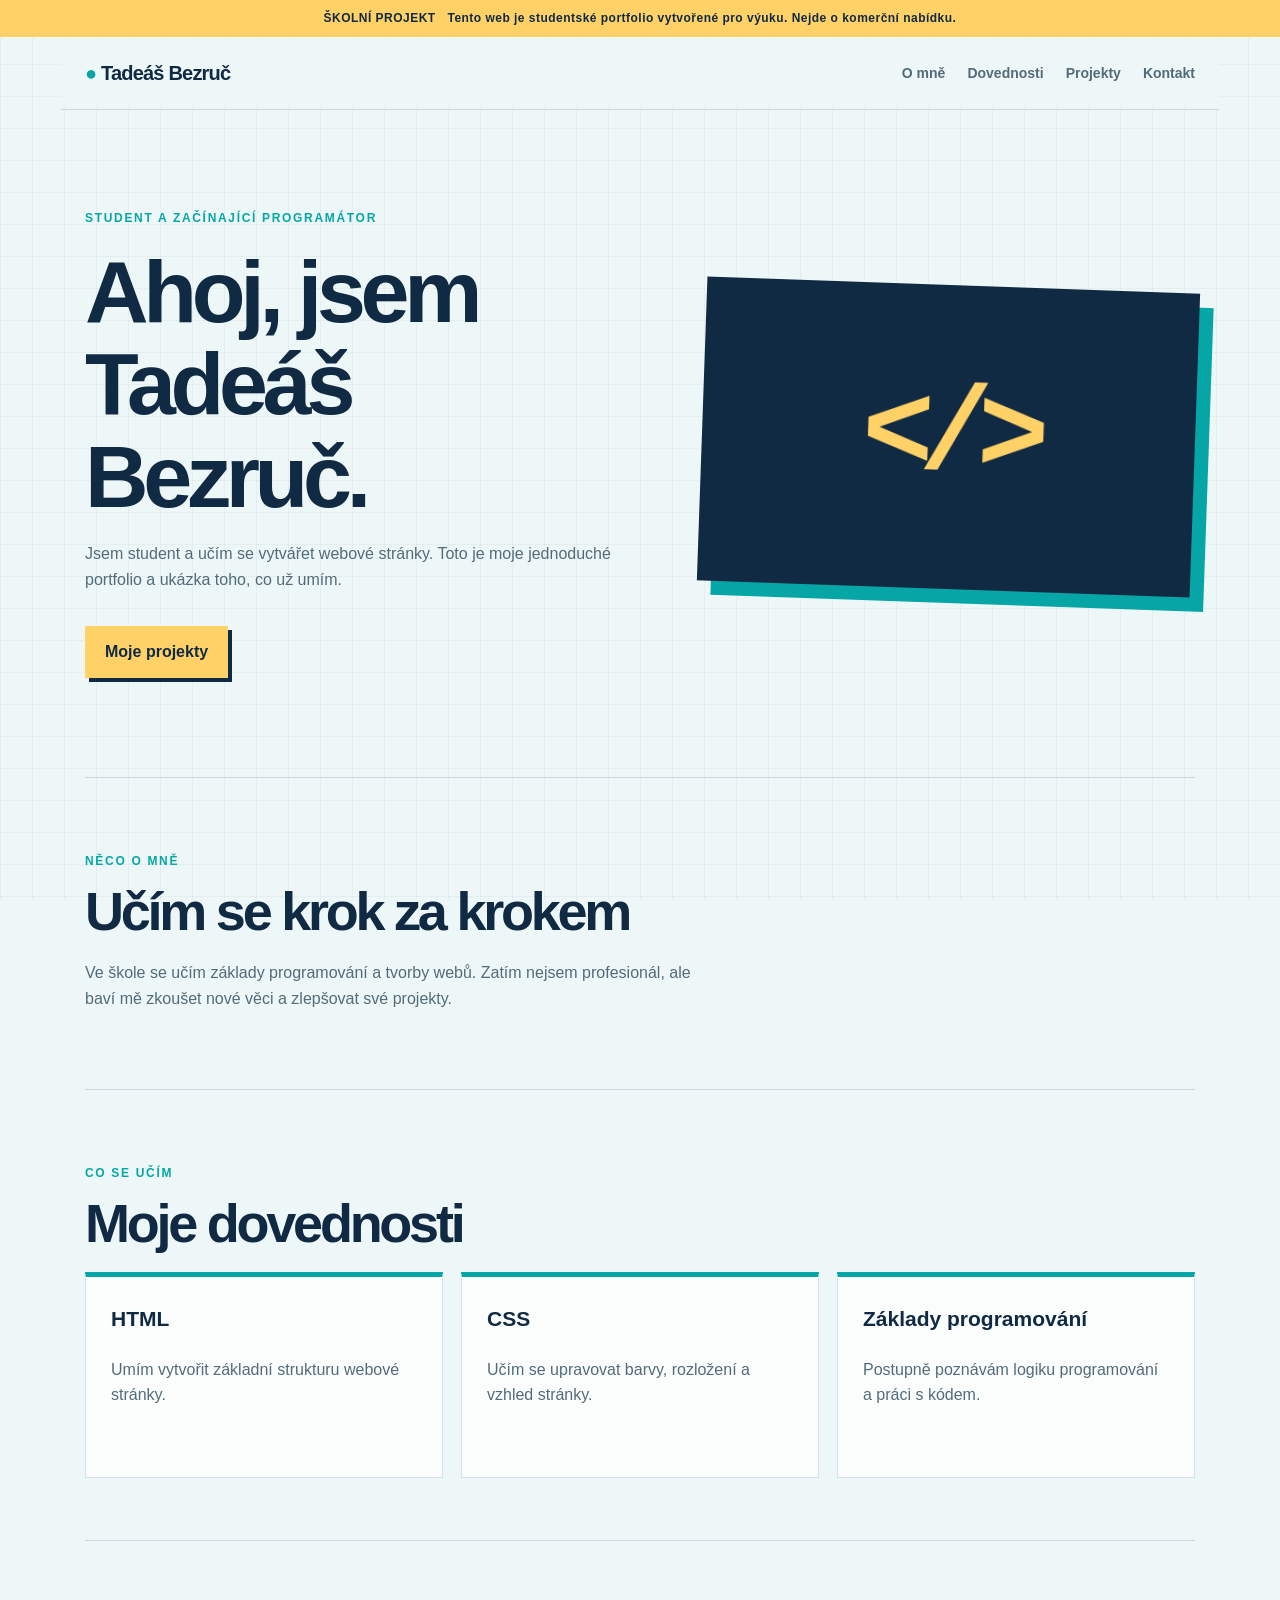
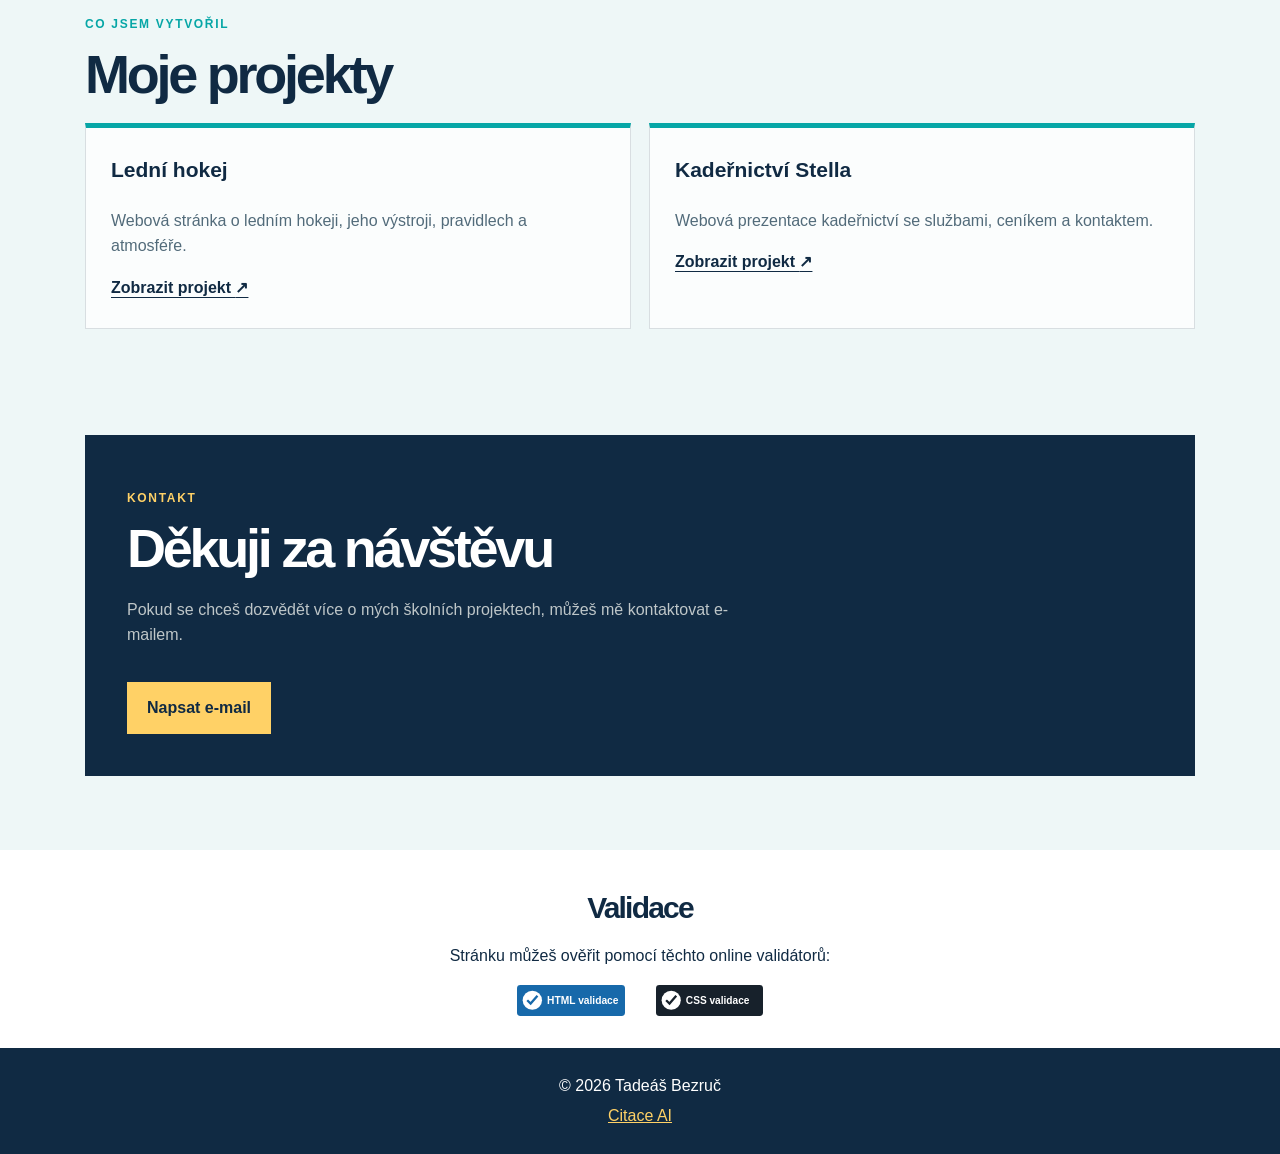
<file: index.html>
<!doctype html>
<html lang="cs">
<head>
  <meta charset="utf-8">
  <meta name="viewport" content="width=device-width, initial-scale=1">
  <meta name="description" content="Jednoduché studentské portfolio Tadeáše Bezruče.">
  <title>Tadeáš Bezruč | Studentské portfolio</title>
  <link rel="stylesheet" href="style.css">
</head>
<body>
  <a class="preskocit" href="#obsah">Přeskočit na obsah</a>
  <div class="skolni-upozorneni" role="note">
    <strong>ŠKOLNÍ PROJEKT</strong> Tento web je studentské portfolio vytvořené pro výuku. Nejde o komerční nabídku.
  </div>
  <header class="hlavicka">
    <a class="logo" href="#domu">Tadeáš Bezruč</a>
    <nav aria-label="Hlavní navigace">
      <a href="#o-mne">O mně</a>
      <a href="#dovednosti">Dovednosti</a>
      <a href="#projekty">Projekty</a>
      <a href="#kontakt">Kontakt</a>
    </nav>
  </header>

  <main id="obsah">
    <section class="uvod" id="domu">
      <div>
        <p class="stitek">STUDENT A ZAČÍNAJÍCÍ PROGRAMÁTOR</p>
        <h1>Ahoj, jsem<br>Tadeáš Bezruč.</h1>
        <p>Jsem student a učím se vytvářet webové stránky. Toto je moje jednoduché portfolio a ukázka toho, co už umím.</p>
        <a class="tlacitko" href="#projekty">Moje projekty</a>
      </div> 
      <div class="uvodni-obrazek" aria-hidden="true">&lt;/&gt;</div>
    </section>

    <section class="sekce" id="o-mne">
      <p class="stitek">NĚCO O MNĚ</p>
      <h2>Učím se krok za krokem</h2>
      <p>Ve škole se učím základy programování a tvorby webů. Zatím nejsem profesionál, ale baví mě zkoušet nové věci a zlepšovat své projekty.</p>
    </section>


    <section class="sekce" id="dovednosti">
      <p class="stitek">CO SE UČÍM</p>
      <h2>Moje dovednosti</h2>
      <div class="seznam">
        <article class="polozka">
          <h3>HTML</h3>
          <p>Umím vytvořit základní strukturu webové stránky.</p>
        </article>
        <article class="polozka">
          <h3>CSS</h3>
          <p>Učím se upravovat barvy, rozložení a vzhled stránky.</p>
        </article>
        <article class="polozka">
          <h3>Základy programování</h3>
          <p>Postupně poznávám logiku programování a práci s kódem.</p>
        </article>
      </div>
    </section>

    <section class="sekce" id="projekty">
      <p class="stitek">CO JSEM VYTVOŘIL</p>
      <h2>Moje projekty</h2>
      <div class="seznam projekty">
        <article class="polozka">
          <h3>Lední hokej</h3>
          <p>Webová stránka o ledním hokeji, jeho výstroji, pravidlech a atmosféře.</p>
          <a class="odkaz-projekt" href="https://tadeasbezruc.github.io/Hokej/" target="_blank" rel="noopener noreferrer">Zobrazit projekt <span aria-hidden="true">↗</span></a>
        </article>
        <article class="polozka">
          <h3>Kadeřnictví Stella</h3>
          <p>Webová prezentace kadeřnictví se službami, ceníkem a kontaktem.</p>
          <a class="odkaz-projekt" href="https://tadeasbezruc.github.io/projekt-web1/" target="_blank" rel="noopener noreferrer">Zobrazit projekt <span aria-hidden="true">↗</span></a>
        </article>
      </div>
    </section>

    <section class="kontakt" id="kontakt">
      <p class="stitek">KONTAKT</p>
      <h2>Děkuji za návštěvu</h2>
      <p>Pokud se chceš dozvědět více o mých školních projektech, můžeš mě kontaktovat e-mailem.</p>
      <a class="tlacitko" href="mailto:tadeas.bezruc@example.com">Napsat e-mail</a>
    </section>
  </main>

  <section class="validatory">
    <h2>Validace</h2>
    <p>Stránku můžeš ověřit pomocí těchto online validátorů:</p>
    <div class="odznaky">
      <a href="https://validator.w3.org/nu/" target="_blank" rel="noopener noreferrer" aria-label="Otevřít HTML validátor">
        <img src="html-validator.svg" alt="HTML validátor">
      </a>
      <a href="https://jigsaw.w3.org/css-validator/" target="_blank" rel="noopener noreferrer" aria-label="Otevřít CSS validátor">
        <img src="css-validator.svg" alt="CSS validátor">
      </a>
    </div>
  </section>

  
  <footer>
    <p>&copy; 2026 Tadeáš Bezruč</p>
    <p><a href="citace.md">Citace AI</a></p>
  </footer>
</body>
</html>
</file>
<file: style.css>
:root {
  --ink: #102a43;
  --ink-soft: #526b7a;
  --lime: #ffd166;
  --coral: #06a6a6;
  --paper: #eef7f7;
  --white: #ffffff;
  --line: rgba(16, 42, 67, 0.15);
}

html {
  scroll-behavior: smooth;
  scroll-padding-top: 90px;
}

body {
  margin: 0;
  color: var(--ink);
  background: var(--paper);
  font-family: "Avenir Next", "Trebuchet MS", sans-serif;
  line-height: 1.6;
}

body::before {
  position: fixed;
  inset: 0;
  z-index: -1;
  background-image: linear-gradient(rgba(16, 42, 67, 0.04) 1px, transparent 1px), linear-gradient(90deg, rgba(16, 42, 67, 0.04) 1px, transparent 1px);
  background-size: 32px 32px;
  content: "";
  pointer-events: none;
}

.preskocit {
  position: absolute;
  top: -50px;
  left: 20px;
  z-index: 10;
  padding: 8px 12px;
  color: var(--ink);
  background: var(--lime);
}

.preskocit:focus { top: 10px; }

.skolni-upozorneni {
  padding: 9px 20px;
  color: var(--ink);
  background: var(--lime);
  font-size: 12px;
  font-weight: 700;
  letter-spacing: .04em;
  text-align: center;
}

.skolni-upozorneni strong { margin-right: 8px; }

.hlavicka {
  position: sticky;
  top: 0;
  z-index: 5;
  max-width: 1110px;
  margin: 0 auto;
  padding: 20px 24px;
  background: rgba(238, 247, 247, .9);
  display: flex;
  justify-content: space-between;
  align-items: center;
  border-bottom: 1px solid var(--line);
  backdrop-filter: blur(14px);
}

.logo {
  color: var(--ink);
  font-size: 20px;
  font-weight: 900;
  letter-spacing: -.04em;
  text-decoration: none;
}

.logo::before { color: var(--coral); content: "● "; }

nav { display: flex; flex-wrap: wrap; gap: 22px; }

nav a {
  color: var(--ink-soft);
  font-size: 14px;
  font-weight: 700;
  text-decoration: none;
}

nav a:hover, nav a:focus, .logo:hover, .logo:focus { color: var(--coral); }

main { max-width: 1110px; margin: 0 auto; padding: 0 24px 64px; }

.uvod {
  min-height: 510px;
  padding: 72px 0 85px;
  display: grid;
  grid-template-columns: 1.05fr .95fr;
  align-items: center;
  gap: 72px;
}

.uvod > div:first-child { animation: nastup .7s ease both; }

.uvodni-obrazek {
  padding: 92px 20px;
  color: var(--lime);
  background: var(--ink);
  box-shadow: 14px 14px 0 var(--coral);
  font: 900 clamp(64px, 10vw, 120px)/1 "Courier New", monospace;
  letter-spacing: -.12em;
  text-align: center;
  transform: rotate(2deg);
}

.stitek {
  color: var(--coral);
  font-size: 12px;
  font-weight: 900;
  letter-spacing: .14em;
}

h1, h2 { line-height: 1.05; letter-spacing: -.06em; }

h1 { max-width: 650px; margin: 18px 0; font-size: clamp(48px, 7vw, 88px); }
h2 { margin: 10px 0 20px; font-size: clamp(34px, 5vw, 54px); }
h3 { margin-top: 0; font-size: 21px; }

.uvod p:not(.stitek), .sekce > p:not(.stitek), .kontakt > p:not(.stitek) { max-width: 620px; color: var(--ink-soft); }

.tlacitko {
  display: inline-block;
  margin-top: 18px;
  padding: 13px 20px;
  color: var(--ink);
  background: var(--lime);
  box-shadow: 4px 4px 0 var(--ink);
  font-weight: 900;
  text-decoration: none;
  transition: transform .2s ease, box-shadow .2s ease;
}

.tlacitko:hover, .tlacitko:focus { box-shadow: 1px 1px 0 var(--ink); transform: translate(3px, 3px); }

.sekce { padding: 62px 0; border-top: 1px solid var(--line); }

.seznam { display: grid; grid-template-columns: repeat(3, 1fr); gap: 18px; }

.polozka {
  min-height: 150px;
  padding: 25px;
  background: rgba(255, 255, 255, .78);
  border: 1px solid var(--line);
  border-top: 5px solid var(--coral);
  transition: transform .2s ease, background .2s ease;
}

.polozka:hover { background: var(--white); transform: translateY(-5px); }
.polozka p { color: var(--ink-soft); }
.projekty { grid-template-columns: repeat(2, 1fr); }

.odkaz-projekt { color: var(--ink); font-weight: 900; text-underline-offset: 4px; }
.odkaz-projekt:hover, .odkaz-projekt:focus { color: var(--coral); }

.kontakt { margin: 44px 0 10px; padding: 42px; color: var(--white); background: var(--ink); }
.kontakt h2 { color: var(--white); }
.kontakt > p:not(.stitek) { color: #bec6c8; }
.kontakt .stitek { color: var(--lime); }

.validatory { padding: 32px 20px; background: var(--white); text-align: center; }
.validatory h2 { font-size: 30px; }
.validatory a { margin: 0 8px; color: var(--ink); }
.odznaky { display: flex; justify-content: center; flex-wrap: wrap; gap: 15px; }
.odznaky img { display: block; height: 31px; }
.odznaky a:focus { outline: 3px solid var(--coral); outline-offset: 4px; }

footer { padding: 20px 24px; color: var(--white); background: var(--ink); text-align: center; }
footer p { margin: 5px; }
footer a { color: var(--lime); }

@keyframes nastup { from { opacity: 0; transform: translateY(16px); } to { opacity: 1; transform: translateY(0); } }

@media (max-width: 700px) {
  .uvod, .seznam, .projekty { grid-template-columns: 1fr; }
  .uvod { gap: 48px; padding-top: 54px; }
  .uvodni-obrazek { padding: 60px 20px; }
  .hlavicka { align-items: flex-start; flex-direction: column; gap: 12px; }
  nav { gap: 12px 18px; }
  .skolni-upozorneni { text-align: left; }
  .kontakt { padding: 30px 24px; }
}

@media (prefers-reduced-motion: reduce) {
  html { scroll-behavior: auto; }
  *, *::before, *::after { animation-duration: .01ms !important; transition-duration: .01ms !important; }
}
</file>
